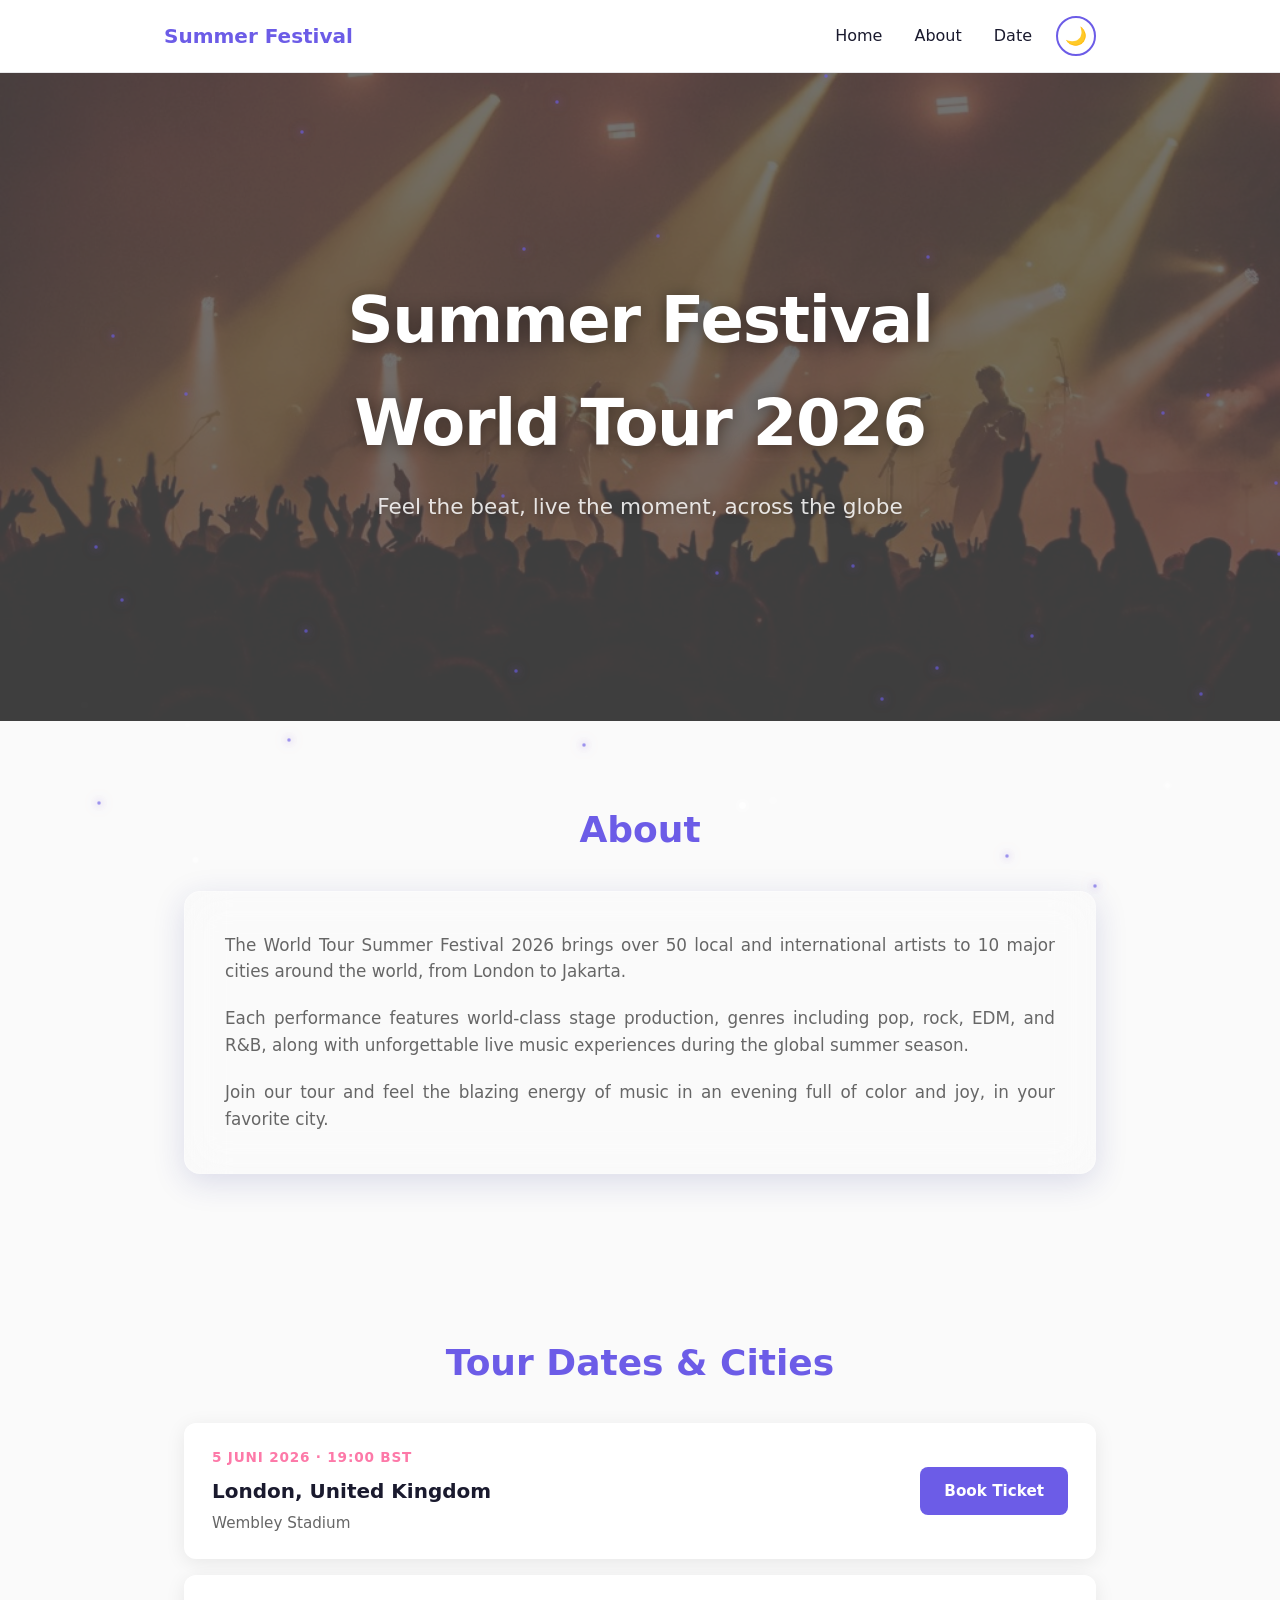
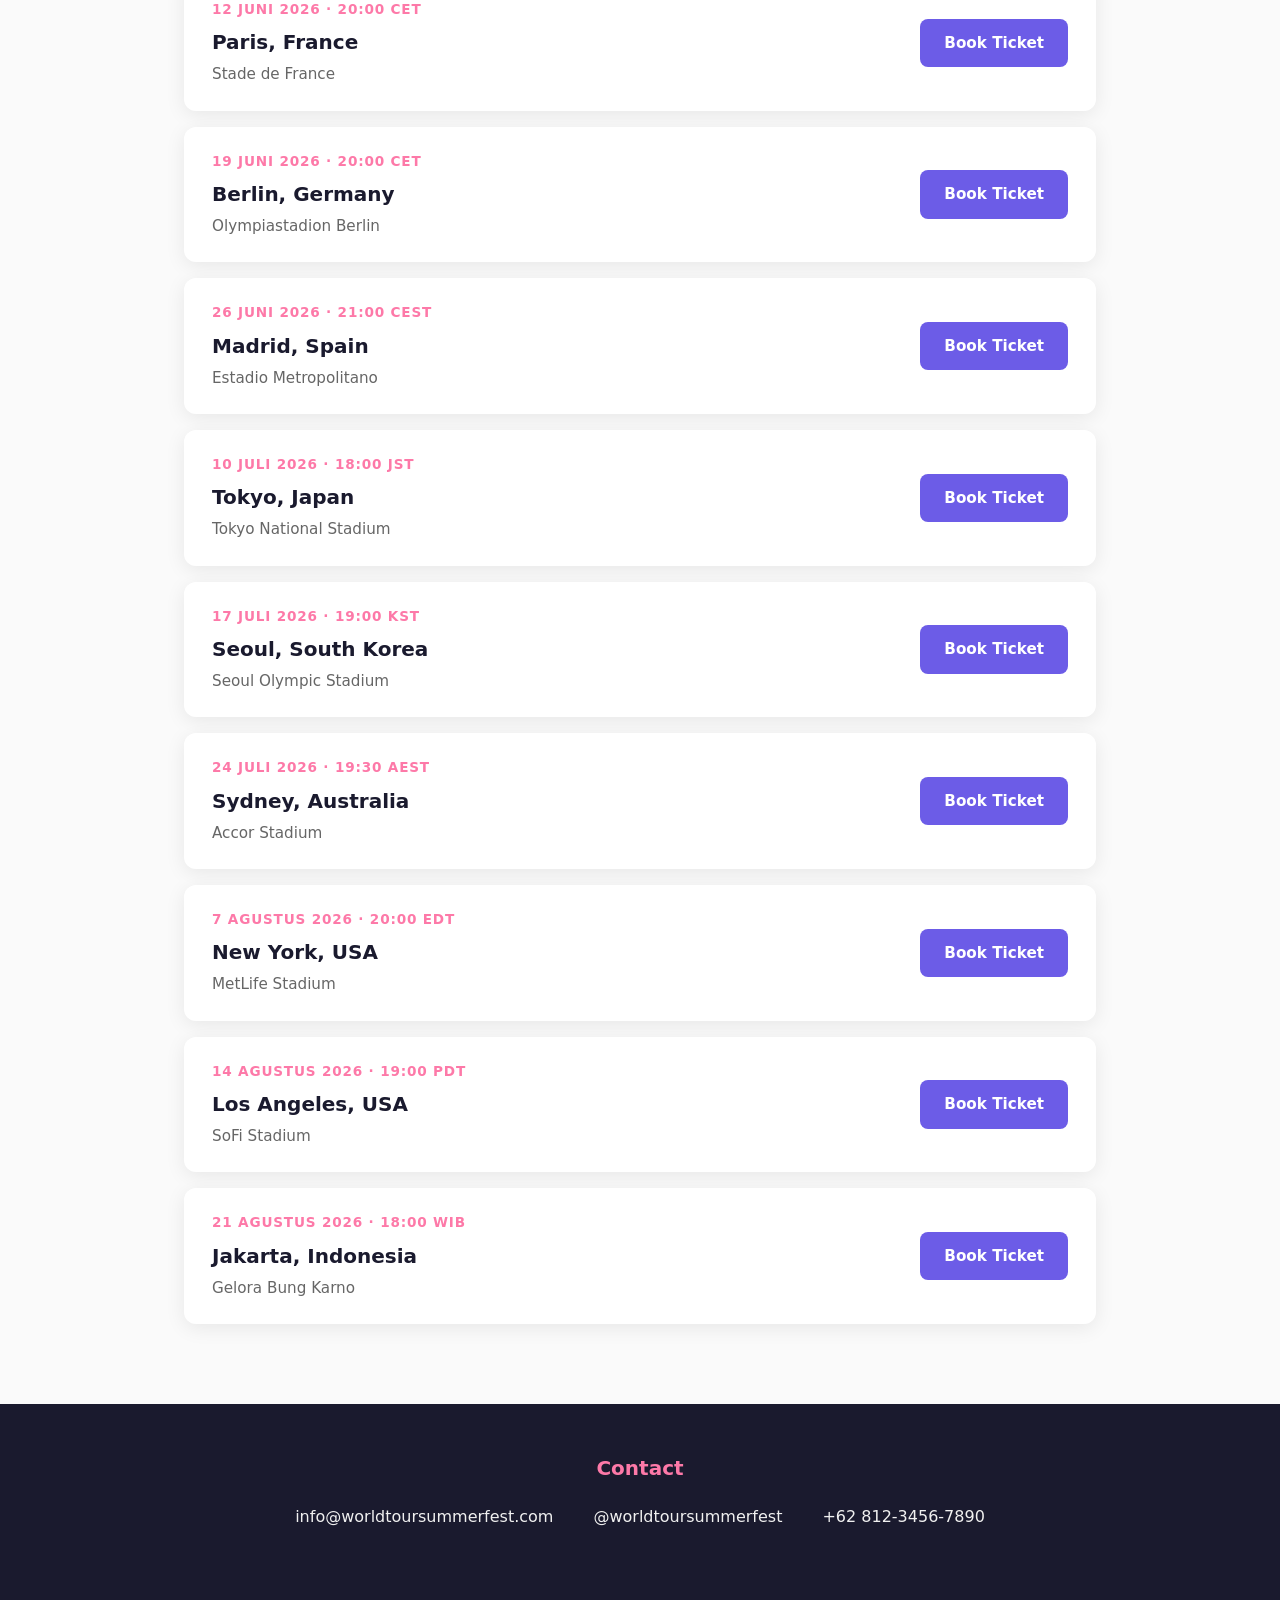
<file: index.html>
<!doctype html>
<html lang="id">
  <head>
    <meta charset="UTF-8" />
    <meta name="viewport" content="width=device-width, initial-scale=1.0" />
    <meta
      name="description"
      content="World Tour Summer Festival 2026 — Festival musik keliling dunia"
    />
    <title>Summer Festival</title>
    <link rel="stylesheet" href="styles.css" />
  <style>
  body {
    position: relative;
    overflow-x: hidden;
  }

  .firefly-layer {
    position: fixed;
    inset: 0;
    z-index: -1;
    pointer-events: none;
    overflow: hidden;
  }

  .firefly {
    position: absolute;
    width: 6px;
    height: 6px;
    border-radius: 50%;
    background: rgba(255, 255, 255, 0.95);
    box-shadow: 0 0 8px 2px rgba(255, 255, 255, 0.7);
    animation: flicker 2.8s ease-in-out infinite;
    opacity: 0.5;
  }

  .firefly::before {
    content: "";
    position: absolute;
    inset: -3px;
    border-radius: 50%;
    background: rgba(255, 255, 255, 0.15);
    filter: blur(4px);
  }

  @keyframes flicker {
    0%, 100% { transform: scale(0.7); opacity: 0.25; }
    50% { transform: scale(1.3); opacity: 1; }
  }
</style>
</head>
  <body>
    <header class="site-header">
      <div class="container header-inner">
        <a href="#home" class="logo">Summer Festival</a>
        <nav class="nav" aria-label="Navigasi utama">
          <ul class="nav-list">
            <li><a href="#home" class="nav-link">Home</a></li>
            <li><a href="#about" class="nav-link">About</a></li>
            <li><a href="#date" class="nav-link">Date</a></li>
          </ul>
          <button
            id="theme-toggle"
            class="theme-toggle"
            aria-label="Toggle dark mode"
            type="button"
          >
            <span class="theme-icon" aria-hidden="true">🌙</span>
          </button>
        </nav>
      </div>
    </header>

    <div id="booking-success" class="booking-success" role="status" hidden>
      Pemesanan tiket berhasil! Selamat menikmati konser.
    </div>

    <main>
      <section id="home" class="hero">
        <div class="hero-bg" aria-hidden="true">
          <img src="assets/hero-concert.png" alt="" class="hero-bg-image" />
          <div class="hero-bg-overlay"></div>
        </div>
        <div class="container hero-content">
          <h1 class="hero-title scroll-reveal hero-reveal">Summer Festival</h1>
          <h1 class="hero-title scroll-reveal hero-reveal">World Tour 2026</h1>
          <p class="hero-tagline scroll-reveal hero-reveal">
            Feel the beat, live the moment, across the globe
          </p>
        </div>
      </section>

      <section id="about" class="section about">
        <div
          class="particles-container particles-left"
          aria-hidden="true"
        ></div>
        <div
          class="particles-container particles-right"
          aria-hidden="true"
        ></div>
        <div class="container">
          <h2 class="section-title scroll-reveal">About</h2>
          <div class="about-box">
            <div class="about-content">
              <p class="scroll-reveal">
                The World Tour Summer Festival 2026 brings over 50 local and
                international artists to 10 major cities around the world, from
                London to Jakarta.
              </p>
              <p class="scroll-reveal">
                Each performance features world-class stage production, genres
                including pop, rock, EDM, and R&amp;B, along with unforgettable
                live music experiences during the global summer season.
              </p>
              <p class="scroll-reveal">
                Join our tour and feel the blazing energy of music in an evening
                full of color and joy, in your favorite city.
              </p>
            </div>
          </div>
        </div>
      </section>

      <section id="date" class="section date-section">
        <div class="container">
          <h2 class="section-title scroll-reveal">Tour Dates &amp; Cities</h2>
          <ul class="tour-list">
            <li class="tour-item scroll-reveal">
              <article class="tour-card">
                <div class="tour-info">
                  <p class="tour-date">5 Juni 2026 · 19:00 BST</p>
                  <h3 class="tour-city">London, United Kingdom</h3>
                  <p class="tour-venue">Wembley Stadium</p>
                </div>
                <a href="book-ticket.html?city=london" class="btn btn-primary"
                  >Book Ticket</a
                >
              </article>
            </li>
            <li class="tour-item scroll-reveal">
              <article class="tour-card">
                <div class="tour-info">
                  <p class="tour-date">12 Juni 2026 · 20:00 CET</p>
                  <h3 class="tour-city">Paris, France</h3>
                  <p class="tour-venue">Stade de France</p>
                </div>
                <a href="book-ticket.html?city=paris" class="btn btn-primary"
                  >Book Ticket</a
                >
              </article>
            </li>
            <li class="tour-item scroll-reveal">
              <article class="tour-card">
                <div class="tour-info">
                  <p class="tour-date">19 Juni 2026 · 20:00 CET</p>
                  <h3 class="tour-city">Berlin, Germany</h3>
                  <p class="tour-venue">Olympiastadion Berlin</p>
                </div>
                <a href="book-ticket.html?city=berlin" class="btn btn-primary"
                  >Book Ticket</a
                >
              </article>
            </li>
            <li class="tour-item scroll-reveal">
              <article class="tour-card">
                <div class="tour-info">
                  <p class="tour-date">26 Juni 2026 · 21:00 CEST</p>
                  <h3 class="tour-city">Madrid, Spain</h3>
                  <p class="tour-venue">Estadio Metropolitano</p>
                </div>
                <a href="book-ticket.html?city=madrid" class="btn btn-primary"
                  >Book Ticket</a
                >
              </article>
            </li>
            <li class="tour-item scroll-reveal">
              <article class="tour-card">
                <div class="tour-info">
                  <p class="tour-date">10 Juli 2026 · 18:00 JST</p>
                  <h3 class="tour-city">Tokyo, Japan</h3>
                  <p class="tour-venue">Tokyo National Stadium</p>
                </div>
                <a href="book-ticket.html?city=tokyo" class="btn btn-primary"
                  >Book Ticket</a
                >
              </article>
            </li>
            <li class="tour-item scroll-reveal">
              <article class="tour-card">
                <div class="tour-info">
                  <p class="tour-date">17 Juli 2026 · 19:00 KST</p>
                  <h3 class="tour-city">Seoul, South Korea</h3>
                  <p class="tour-venue">Seoul Olympic Stadium</p>
                </div>
                <a href="book-ticket.html?city=seoul" class="btn btn-primary"
                  >Book Ticket</a
                >
              </article>
            </li>
            <li class="tour-item scroll-reveal">
              <article class="tour-card">
                <div class="tour-info">
                  <p class="tour-date">24 Juli 2026 · 19:30 AEST</p>
                  <h3 class="tour-city">Sydney, Australia</h3>
                  <p class="tour-venue">Accor Stadium</p>
                </div>
                <a href="book-ticket.html?city=sydney" class="btn btn-primary"
                  >Book Ticket</a
                >
              </article>
            </li>
            <li class="tour-item scroll-reveal">
              <article class="tour-card">
                <div class="tour-info">
                  <p class="tour-date">7 Agustus 2026 · 20:00 EDT</p>
                  <h3 class="tour-city">New York, USA</h3>
                  <p class="tour-venue">MetLife Stadium</p>
                </div>
                <a href="book-ticket.html?city=new-york" class="btn btn-primary"
                  >Book Ticket</a
                >
              </article>
            </li>
            <li class="tour-item scroll-reveal">
              <article class="tour-card">
                <div class="tour-info">
                  <p class="tour-date">14 Agustus 2026 · 19:00 PDT</p>
                  <h3 class="tour-city">Los Angeles, USA</h3>
                  <p class="tour-venue">SoFi Stadium</p>
                </div>
                <a
                  href="book-ticket.html?city=los-angeles"
                  class="btn btn-primary"
                  >Book Ticket</a
                >
              </article>
            </li>
            <li class="tour-item scroll-reveal">
              <article class="tour-card">
                <div class="tour-info">
                  <p class="tour-date">21 Agustus 2026 · 18:00 WIB</p>
                  <h3 class="tour-city">Jakarta, Indonesia</h3>
                  <p class="tour-venue">Gelora Bung Karno</p>
                </div>
                <a href="book-ticket.html?city=jakarta" class="btn btn-primary"
                  >Book Ticket</a
                >
              </article>
            </li>
          </ul>
        </div>
      </section>
    </main>

    <footer class="site-footer">
      <div class="container footer-inner">
        <h2 class="footer-title scroll-reveal">Contact</h2>
        <ul class="contact-list">
          <li class="scroll-reveal">
            <a href="mailto:info@worldtoursummerfest.com" class="contact-link"
              >info@worldtoursummerfest.com</a
            >
          </li>
          <li class="scroll-reveal">
            <a
              href="https://instagram.com/worldtoursummerfest"
              class="contact-link"
              target="_blank"
              rel="noopener noreferrer"
              >@worldtoursummerfest</a
            >
          </li>
          <li class="scroll-reveal">
            <a
              class="contact-link"
              target="_blank"
              rel="noopener noreferrer"
              >+62 812-3456-7890</a
            >
          </li>
        </ul>
        <p class="footer-copy scroll-reveal">
          &copy; 2026 World Tour Summer Festival. All rights reserved.
        </p>
      </div>
    </footer>

    <script>
      // Particle creation function
      function createParticles(container) {
        const particleCount = 15;
        for (let i = 0; i < particleCount; i++) {
          const particle = document.createElement('div');
          particle.className = 'particle';
          particle.style.left = Math.random() * 100 + '%';
          particle.style.top = Math.random() * 100 + '%';
          particle.style.animationDelay = Math.random() * 3 + 's';
          particle.style.animationDuration = Math.random() * 3 + 4 + 's';
          container.appendChild(particle);
        }
      }

      // Initialize particles
      const particlesLeft = document.querySelector('.particles-left');
      const particlesRight = document.querySelector('.particles-right');
      if (particlesLeft) createParticles(particlesLeft);
      if (particlesRight) createParticles(particlesRight);

      const toggle = document.getElementById('theme-toggle');
      const icon = toggle.querySelector('.theme-icon');

      toggle.addEventListener('click', () => {
        document.body.classList.toggle('dark');
        const isDark = document.body.classList.contains('dark');
        icon.textContent = isDark ? '☀️' : '🌙';
        toggle.setAttribute(
          'aria-label',
          isDark ? 'Toggle light mode' : 'Toggle dark mode',
        );
      });

      const scrollElements = document.querySelectorAll('.scroll-reveal');
      const observer = new IntersectionObserver(
        (entries) => {
          entries.forEach((entry) => {
            if (entry.isIntersecting) {
              entry.target.classList.add('is-visible');
              observer.unobserve(entry.target);
            }
          });
        },
        { threshold: 0.15, rootMargin: '0px 0px -40px 0px' },
      );

      scrollElements.forEach((el) => {
        const parent = el.parentElement;
        const siblings = parent
          ? [...parent.querySelectorAll(':scope > .scroll-reveal')]
          : [el];
        const index = siblings.indexOf(el);
        el.style.setProperty('--reveal-delay', `${index * 0.1}s`);
        observer.observe(el);
      });

      const params = new URLSearchParams(window.location.search);
      if (params.get('booked') === 'success') {
        const banner = document.getElementById('booking-success');
        banner.hidden = false;
        banner.classList.add('is-visible');
        history.replaceState(null, '', 'index.html');
        setTimeout(() => {
          banner.classList.add('is-hidden');
          setTimeout(() => {
            banner.hidden = true;
          }, 400);
        }, 5000);
      }
    </script>
  <div class="firefly-layer" aria-hidden="true"></div>
<script>
  const layer = document.querySelector('.firefly-layer');
  const fireflyCount = 28;

  function createFirefly() {
    const firefly = document.createElement('span');
    firefly.className = 'firefly';

    const size = Math.random() * 5 + 3;
    firefly.style.width = `${size}px`;
    firefly.style.height = `${size}px`;
    firefly.style.left = `${Math.random() * 100}%`;
    firefly.style.top = `${Math.random() * 100}%`;
    firefly.style.animationDuration = `${Math.random() * 2.5 + 2.2}s`;
    firefly.style.animationDelay = `${Math.random() * 2}s`;
    firefly.style.opacity = `${Math.random() * 0.6 + 0.2}`;

    layer.appendChild(firefly);
  }

  for (let i = 0; i < fireflyCount; i += 1) {
    createFirefly();
  }
</script>
</body>
</html>
</file>
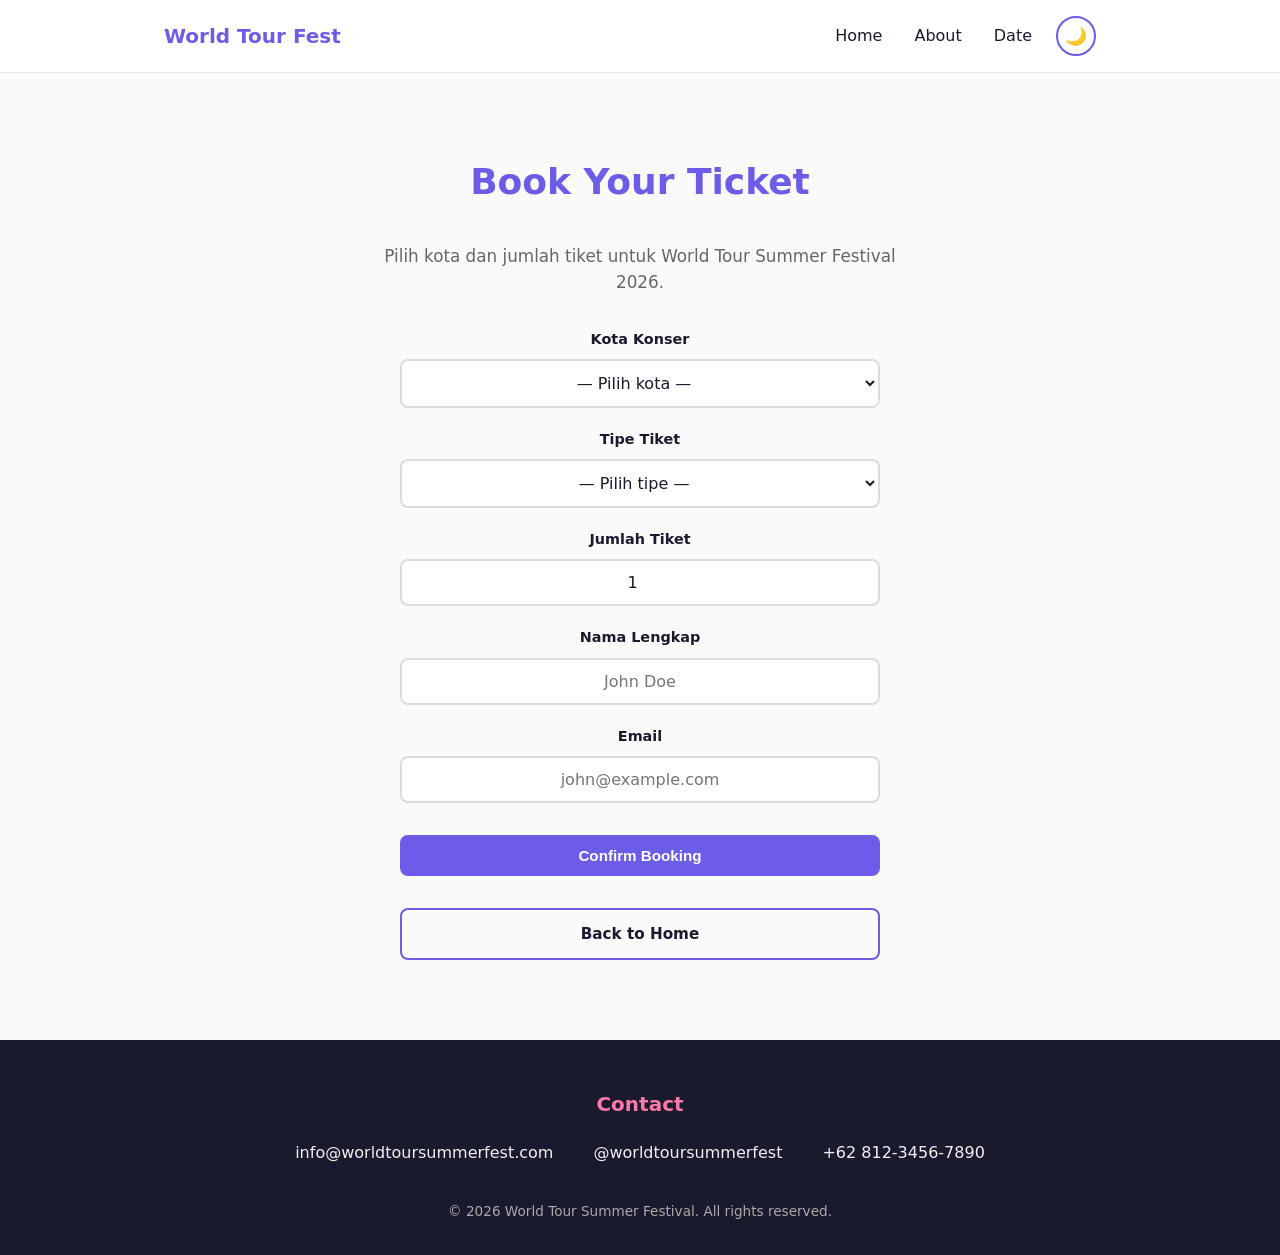
<file: book-ticket.html>
<!DOCTYPE html>
<html lang="id">
<head>
  <meta charset="UTF-8">
  <meta name="viewport" content="width=device-width, initial-scale=1.0">
  <meta name="description" content="Pesan tiket World Tour Summer Festival 2026">
  <title>Book Ticket - World Tour Summer Festival 2026</title>
  <link rel="stylesheet" href="styles.css">
</head>
<body>
  <header class="site-header">
    <div class="container header-inner">
      <a href="index.html" class="logo">World Tour Fest</a>
      <nav class="nav" aria-label="Navigasi utama">
        <ul class="nav-list">
          <li><a href="index.html#home" class="nav-link">Home</a></li>
          <li><a href="index.html#about" class="nav-link">About</a></li>
          <li><a href="index.html#date" class="nav-link">Date</a></li>
        </ul>
        <button id="theme-toggle" class="theme-toggle" aria-label="Toggle dark mode" type="button">
          <span class="theme-icon" aria-hidden="true">🌙</span>
        </button>
      </nav>
    </div>
  </header>

  <main class="booking-main">
    <section class="section booking-section">
      <div class="container booking-container">
        <h1 class="section-title booking-title">Book Your Ticket</h1>
        <p class="booking-intro">
          Pilih kota dan jumlah tiket untuk World Tour Summer Festival 2026.
        </p>

        <form class="booking-form" action="#" method="post">
          <div class="form-group">
            <label for="city">Kota Konser</label>
            <select id="city" name="city" required>
              <option value="">— Pilih kota —</option>
              <option value="london">London, UK - 5 Juni 2026</option>
              <option value="paris">Paris, France - 12 Juni 2026</option>
              <option value="berlin">Berlin, Germany - 19 Juni 2026</option>
              <option value="madrid">Madrid, Spain - 26 Juni 2026</option>
              <option value="tokyo">Tokyo, Japan - 10 Juli 2026</option>
              <option value="seoul">Seoul, South Korea - 17 Juli 2026</option>
              <option value="sydney">Sydney, Australia - 24 Juli 2026</option>
              <option value="new-york">New York, USA - 7 Agustus 2026</option>
              <option value="los-angeles">Los Angeles, USA - 14 Agustus 2026</option>
              <option value="jakarta">Jakarta, Indonesia - 21 Agustus 2026</option>
            </select>
          </div>

          <div class="form-group">
            <label for="ticket-type">Tipe Tiket</label>
            <select id="ticket-type" name="ticket-type" required>
              <option value="">— Pilih tipe —</option>
              <option value="regular">Regular - $89</option>
              <option value="vip">VIP - $189</option>
              <option value="vvip">VVIP - $299</option>
            </select>
          </div>

          <div class="form-group">
            <label for="quantity">Jumlah Tiket</label>
            <input type="number" id="quantity" name="quantity" min="1" max="10" value="1" required>
          </div>

          <div class="form-group">
            <label for="name">Nama Lengkap</label>
            <input type="text" id="name" name="name" placeholder="John Doe" required>
          </div>

          <div class="form-group">
            <label for="email">Email</label>
            <input type="email" id="email" name="email" placeholder="john@example.com" required>
          </div>

          <button type="submit" class="btn btn-primary btn-full">Confirm Booking</button>
          <a href="index.html" class="btn btn-secondary btn-full">Back to Home</a>
        </form>
      </div>
    </section>
  </main>

  <footer class="site-footer">
    <div class="container footer-inner">
      <h2 class="footer-title">Contact</h2>
      <ul class="contact-list">
        <li>
          <a href="mailto:info@worldtoursummerfest.com" class="contact-link">info@worldtoursummerfest.com</a>
        </li>
        <li>
          <a href="https://instagram.com/worldtoursummerfest" class="contact-link" target="_blank" rel="noopener noreferrer">@worldtoursummerfest</a>
        </li>
        <li>
          <a href="https://wa.me/6281234567890" class="contact-link" target="_blank" rel="noopener noreferrer">+62 812-3456-7890</a>
        </li>
      </ul>
      <p class="footer-copy">&copy; 2026 World Tour Summer Festival. All rights reserved.</p>
    </div>
  </footer>

  <script>
    const toggle = document.getElementById('theme-toggle');
    const icon = toggle.querySelector('.theme-icon');

    toggle.addEventListener('click', () => {
      document.body.classList.toggle('dark');
      const isDark = document.body.classList.contains('dark');
      icon.textContent = isDark ? '☀️' : '🌙';
      toggle.setAttribute('aria-label', isDark ? 'Toggle light mode' : 'Toggle dark mode');
    });

    document.querySelector('.booking-form').addEventListener('submit', (e) => {
      e.preventDefault();
      window.location.href = 'index.html?booked=success';
    });

    const params = new URLSearchParams(window.location.search);
    const city = params.get('city');
    if (city) {
      const citySelect = document.getElementById('city');
      const option = citySelect.querySelector(`option[value="${city}"]`);
      if (option) citySelect.value = city;
    }
  </script>
</body>
</html>
</file>
<file: styles.css>
/* ===== CSS Custom Properties (Bonus 1) ===== */
:root {
  --color-primary: #6c5ce7;
  --color-primary-dark: #5a4bd1;
  --color-bg: #fafafa;
  --color-surface: #ffffff;
  --color-text: #1a1a2e;
  --color-text-muted: #666666;
  --color-accent: #fd79a8;
  --color-header-bg: rgba(255, 255, 255, 0.92);
  --color-footer-bg: #1a1a2e;
  --color-footer-text: #f0f0f0;
  --color-footer-muted: #aaaaaa;
  --shadow: 0 4px 20px rgba(0, 0, 0, 0.08);
  --shadow-hover: 0 8px 30px rgba(0, 0, 0, 0.14);
  --header-height: 72px;
  --radius: 12px;
  --transition: 0.3s ease;
  --hero-overlay: rgba(0, 0, 0, 0.55);
  --hero-text: #ffffff;
  --hero-text-muted: rgba(255, 255, 255, 0.85);
}

body.dark {
  --color-primary: #a29bfe;
  --color-primary-dark: #6c5ce7;
  --color-bg: #0f0f1a;
  --color-surface: #1a1a2e;
  --color-text: #f0f0f0;
  --color-text-muted: #aaaaaa;
  --color-accent: #fd79a8;
  --color-header-bg: rgba(15, 15, 26, 0.95);
  --color-footer-bg: #0a0a12;
  --color-footer-text: #f0f0f0;
  --color-footer-muted: #888888;
  --shadow: 0 4px 20px rgba(0, 0, 0, 0.3);
  --shadow-hover: 0 8px 30px rgba(0, 0, 0, 0.45);
  --hero-overlay: rgba(0, 0, 0, 0.65);
  --hero-text: #ffffff;
  --hero-text-muted: rgba(255, 255, 255, 0.9);
}

/* ===== Reset & Base ===== */
*,
*::before,
*::after {
  box-sizing: border-box;
  margin: 0;
  padding: 0;
}

html {
  scroll-behavior: smooth;
}

body {
  font-family:
    system-ui,
    -apple-system,
    'Segoe UI',
    Roboto,
    sans-serif;
  background-color: var(--color-bg);
  color: var(--color-text);
  line-height: 1.6;
  transition:
    background-color var(--transition),
    color var(--transition);
}

a {
  color: inherit;
  text-decoration: none;
}

ul {
  list-style: none;
}

img {
  max-width: 100%;
  display: block;
}

.container {
  width: 100%;
  max-width: 960px;
  margin: 0 auto;
  padding: 0 1.5rem;
}

@media (max-width: 480px) {
  .container {
    padding: 0 1rem;
  }
}

/* ===== Header & Nav ===== */
.site-header {
  position: sticky;
  top: 0;
  z-index: 100;
  background-color: var(--color-header-bg);
  backdrop-filter: blur(8px);
  border-bottom: 1px solid
    color-mix(in srgb, var(--color-text) 10%, transparent);
  transition: background-color var(--transition);
}

.header-inner {
  display: flex;
  justify-content: space-between;
  align-items: center;
  height: var(--header-height);
  padding-left: 0.25rem;
}

@media (max-width: 480px) {
  .header-inner {
    padding-left: 0.15rem;
  }

  .nav {
    padding-left: 0.75rem;
    gap: 0.75rem;
  }

  .nav-list {
    gap: 1rem;
  }
}

.logo {
  font-size: 1.25rem;
  font-weight: 700;
  color: var(--color-primary);
  transition: color var(--transition);
}

.logo:hover {
  color: var(--color-primary-dark);
}

.nav {
  display: flex;
  align-items: center;
  gap: 1.5rem;
}

.nav-list {
  display: flex;
  gap: 2rem;
}

.nav-link {
  position: relative;
  font-weight: 500;
  color: var(--color-text);
  padding-bottom: 4px;
  transition: color var(--transition);
}

.nav-link::after {
  content: '';
  position: absolute;
  bottom: 0;
  left: 0;
  width: 0;
  height: 2px;
  background-color: var(--color-primary);
  transition: width var(--transition);
}

.nav-link:hover {
  color: var(--color-primary);
}

.nav-link:hover::after {
  width: 100%;
}

.theme-toggle {
  background: var(--color-surface);
  border: 2px solid var(--color-primary);
  border-radius: 50%;
  width: 40px;
  height: 40px;
  cursor: pointer;
  display: flex;
  align-items: center;
  justify-content: center;
  font-size: 1.1rem;
  transition:
    background-color var(--transition),
    transform var(--transition);
}

.theme-toggle:hover {
  background-color: var(--color-primary);
  transform: scale(1.08);
}

/* ===== Hero Section ===== */
.hero {
  position: relative;
  display: flex;
  align-items: center;
  justify-content: center;
  min-height: calc(80vh - var(--header-height));
  text-align: center;
  overflow: hidden;
  scroll-margin-top: var(--header-height);
}

.hero-bg {
  position: absolute;
  inset: 0;
  z-index: 0;
}

.hero-bg-image {
  width: 100%;
  height: 100%;
  object-fit: cover;
  opacity: 0.45;
}

.hero-bg-overlay {
  position: absolute;
  inset: 0;
  background: var(--hero-overlay);
}

.hero-content {
  position: relative;
  z-index: 1;
  padding: 3rem 1.5rem;
}

.hero-title {
  font-size: clamp(2.5rem, 6vw, 4rem);
  font-weight: 800;
  color: var(--hero-text);
  letter-spacing: -0.02em;
  text-shadow: 0 2px 16px rgba(0, 0, 0, 0.4);
}

.hero-tagline {
  margin-top: 1rem;
  font-size: clamp(1rem, 2.5vw, 1.35rem);
  color: var(--hero-text-muted);
  text-shadow: 0 1px 8px rgba(0, 0, 0, 0.35);
}

/* ===== Sections ===== */
.section {
  padding: 5rem 0;
  scroll-margin-top: var(--header-height);
}

.about {
  position: relative;
  overflow: hidden;
}

.section-title {
  font-size: clamp(1.75rem, 4vw, 2.25rem);
  font-weight: 700;
  margin-bottom: 2rem;
  color: var(--color-primary);
  text-align: center;
}

.about-box {
  background: rgba(255, 255, 255, 0.1);
  backdrop-filter: blur(20px);
  border: 1px solid rgba(255, 255, 255, 0.2);
  border-radius: 16px;
  padding: 2.5rem;
  box-shadow: 0 8px 32px rgba(31, 38, 135, 0.15);
  border-top-color: rgba(255, 255, 255, 0.3);
  border-left-color: rgba(255, 255, 255, 0.3);
  position: relative;
  overflow: hidden;
}

body.dark .about-box {
  background: rgba(26, 26, 46, 0.3);
  border: 1px solid rgba(255, 255, 255, 0.15);
  box-shadow: 0 8px 32px rgba(0, 0, 0, 0.2);
}

.about-content {
  display: flex;
  flex-direction: column;
  gap: 1.25rem;
}

.about-content p {
  color: var(--color-text-muted);
  font-size: 1.05rem;
  text-align: justify;
}

/* ===== Tour List (vertical boxes) ===== */
.tour-list {
  display: flex;
  flex-direction: column;
  gap: 1rem;
}

.tour-item {
  width: 100%;
}

.tour-card {
  display: flex;
  align-items: center;
  justify-content: space-between;
  gap: 1.5rem;
  background-color: var(--color-surface);
  border-radius: var(--radius);
  padding: 1.5rem 1.75rem;
  box-shadow: var(--shadow);
  transition:
    transform var(--transition),
    box-shadow var(--transition);
}

.tour-card:hover {
  transform: translateY(-3px);
  box-shadow: var(--shadow-hover);
}

.tour-info {
  flex: 1;
  min-width: 0;
}

.tour-date {
  font-size: 0.85rem;
  font-weight: 600;
  text-transform: uppercase;
  letter-spacing: 0.06em;
  color: var(--color-accent);
  margin-bottom: 0.35rem;
}

.tour-city {
  font-size: 1.25rem;
  font-weight: 700;
  color: var(--color-text);
  margin-bottom: 0.25rem;
}

.tour-venue {
  font-size: 0.95rem;
  color: var(--color-text-muted);
}

/* ===== Buttons ===== */
.btn {
  display: inline-flex;
  align-items: center;
  justify-content: center;
  padding: 0.75rem 1.5rem;
  border-radius: 8px;
  font-size: 0.95rem;
  font-weight: 600;
  border: none;
  cursor: pointer;
  white-space: nowrap;
  transition:
    background-color var(--transition),
    transform var(--transition),
    box-shadow var(--transition);
}

.btn-primary {
  background-color: var(--color-primary);
  color: #ffffff;
}

.btn-primary:hover {
  background-color: var(--color-primary-dark);
  transform: scale(1.03);
  box-shadow: var(--shadow);
}

.btn-secondary {
  background-color: transparent;
  color: var(--color-text);
  border: 2px solid var(--color-primary);
}

.btn-secondary:hover {
  background-color: color-mix(in srgb, var(--color-primary) 12%, transparent);
}

.btn-full {
  width: 100%;
  margin-top: 0.75rem;
}

/* ===== Booking Page ===== */
.booking-main {
  display: flex;
  flex-direction: column;
  align-items: center;
  justify-content: center;
  min-height: calc(100vh - var(--header-height) - 200px);
}

.booking-section {
  width: 100%;
}

.booking-container {
  display: flex;
  flex-direction: column;
  align-items: center;
  text-align: center;
}

.booking-title {
  width: 100%;
  text-align: center;
}

.booking-intro {
  color: var(--color-text-muted);
  margin-bottom: 2rem;
  font-size: 1.05rem;
  max-width: 520px;
}

.booking-form {
  display: flex;
  flex-direction: column;
  align-items: center;
  gap: 1.25rem;
  width: 100%;
  max-width: 480px;
  margin: 0 auto;
}

.form-group {
  display: flex;
  flex-direction: column;
  align-items: center;
  gap: 0.5rem;
  width: 100%;
}

.form-group label {
  font-weight: 600;
  font-size: 0.9rem;
  color: var(--color-text);
  width: 100%;
  text-align: center;
}

.form-group input,
.form-group select {
  width: 100%;
  padding: 0.75rem 1rem;
  border: 2px solid color-mix(in srgb, var(--color-text) 15%, transparent);
  border-radius: 8px;
  background-color: var(--color-surface);
  color: var(--color-text);
  font-size: 1rem;
  font-family: inherit;
  transition: border-color var(--transition);
  text-align: center;
}

.form-group input:focus,
.form-group select:focus {
  outline: none;
  border-color: var(--color-primary);
}

/* ===== Footer ===== */
.site-footer {
  background-color: var(--color-footer-bg);
  color: var(--color-footer-text);
  padding: 3rem 0 2rem;
}

.footer-inner {
  display: flex;
  flex-direction: column;
  align-items: center;
  text-align: center;
  gap: 1.25rem;
}

.footer-title {
  font-size: 1.25rem;
  font-weight: 700;
  color: var(--color-accent);
}

.contact-list {
  display: flex;
  flex-wrap: wrap;
  justify-content: center;
  gap: 1.5rem 2.5rem;
}

.contact-link {
  color: var(--color-footer-text);
  font-weight: 500;
  position: relative;
  padding-bottom: 2px;
  transition: color var(--transition);
}

.contact-link::after {
  content: '';
  position: absolute;
  bottom: 0;
  left: 0;
  width: 0;
  height: 1px;
  background-color: var(--color-accent);
  transition: width var(--transition);
}

.contact-link:hover {
  color: var(--color-accent);
}

.contact-link:hover::after {
  width: 100%;
}

.footer-copy {
  margin-top: 1rem;
  font-size: 0.85rem;
  color: var(--color-footer-muted);
}

/* ===== Particle Effects ===== */
.particles-container {
  position: fixed;
  top: 0;
  bottom: 0;
  width: 50%;
  height: 100vh;
  pointer-events: none;
  z-index: 0;
  overflow: hidden;
}

.particles-left {
  left: 0;
}

.particles-right {
  right: 0;
}

.particle {
  position: absolute;
  width: 4px;
  height: 4px;
  background: radial-gradient(
    circle,
    rgba(108, 92, 231, 0.8),
    rgba(108, 92, 231, 0.2)
  );
  border-radius: 50%;
  box-shadow:
    0 0 8px rgba(108, 92, 231, 0.6),
    0 0 16px rgba(253, 121, 168, 0.4);
  animation: float 4s infinite ease-in-out;
}

body.dark .particle {
  background: radial-gradient(
    circle,
    rgba(162, 155, 254, 0.9),
    rgba(162, 155, 254, 0.3)
  );
  box-shadow:
    0 0 10px rgba(162, 155, 254, 0.7),
    0 0 20px rgba(253, 121, 168, 0.5);
}

@keyframes float {
  0%,
  100% {
    transform: translateY(0) translateX(0);
    opacity: 0.3;
  }
  25% {
    transform: translateY(-20px) translateX(8px);
    opacity: 0.8;
  }
  50% {
    transform: translateY(-40px) translateX(-8px);
    opacity: 1;
  }
  75% {
    transform: translateY(-20px) translateX(8px);
    opacity: 0.8;
  }
}

/* ===== Scroll Reveal Animations ===== */
.scroll-reveal {
  opacity: 0;
  transform: translateY(28px);
  transition:
    opacity 0.65s ease var(--reveal-delay, 0s),
    transform 0.65s ease var(--reveal-delay, 0s);
}

.scroll-reveal.is-visible {
  opacity: 1;
  transform: translateY(0);
}

.booking-success {
  position: fixed;
  top: calc(var(--header-height) + 1rem);
  left: 50%;
  transform: translateX(-50%) translateY(-12px);
  z-index: 200;
  max-width: min(90vw, 520px);
  padding: 1rem 1.5rem;
  background-color: var(--color-primary);
  color: #ffffff;
  border-radius: var(--radius);
  box-shadow: var(--shadow-hover);
  text-align: center;
  font-weight: 600;
  opacity: 0;
  transition:
    opacity 0.4s ease,
    transform 0.4s ease;
}

.booking-success.is-visible {
  opacity: 1;
  transform: translateX(-50%) translateY(0);
}

.booking-success.is-hidden {
  opacity: 0;
  transform: translateX(-50%) translateY(-12px);
}

@media (prefers-reduced-motion: reduce) {
  .scroll-reveal {
    opacity: 1;
    transform: none;
    transition: none;
  }

  .booking-success {
    transition: none;
  }
}

/* ===== Animations (Bonus 2) ===== */
@keyframes fadeInUp {
  from {
    opacity: 0;
    transform: translateY(24px);
  }
  to {
    opacity: 1;
    transform: translateY(0);
  }
}

/* ===== Responsive ===== */
@media (max-width: 768px) {
  :root {
    --header-height: 64px;
  }

  .header-inner {
    flex-wrap: wrap;
    height: auto;
    padding: 0.75rem 0;
    gap: 0.75rem;
  }

  .nav {
    width: 100%;
    justify-content: space-between;
  }

  .nav-list {
    gap: 1.25rem;
  }

  .nav-link {
    font-size: 0.9rem;
  }

  .hero {
    min-height: calc(70vh - var(--header-height));
  }

  .section {
    padding: 3.5rem 0;
  }

  .about-box {
    padding: 1.75rem;
  }

  .tour-card {
    flex-direction: column;
    align-items: flex-start;
    text-align: left;
  }

  .tour-card .btn {
    width: 100%;
  }

  .contact-list {
    flex-direction: column;
    gap: 1rem;
  }

  .about-content p {
    text-align: left;
  }
}

@media (max-width: 480px) {
  .nav-list {
    gap: 0.75rem;
  }

  .nav-link {
    font-size: 0.85rem;
  }
}
</file>
